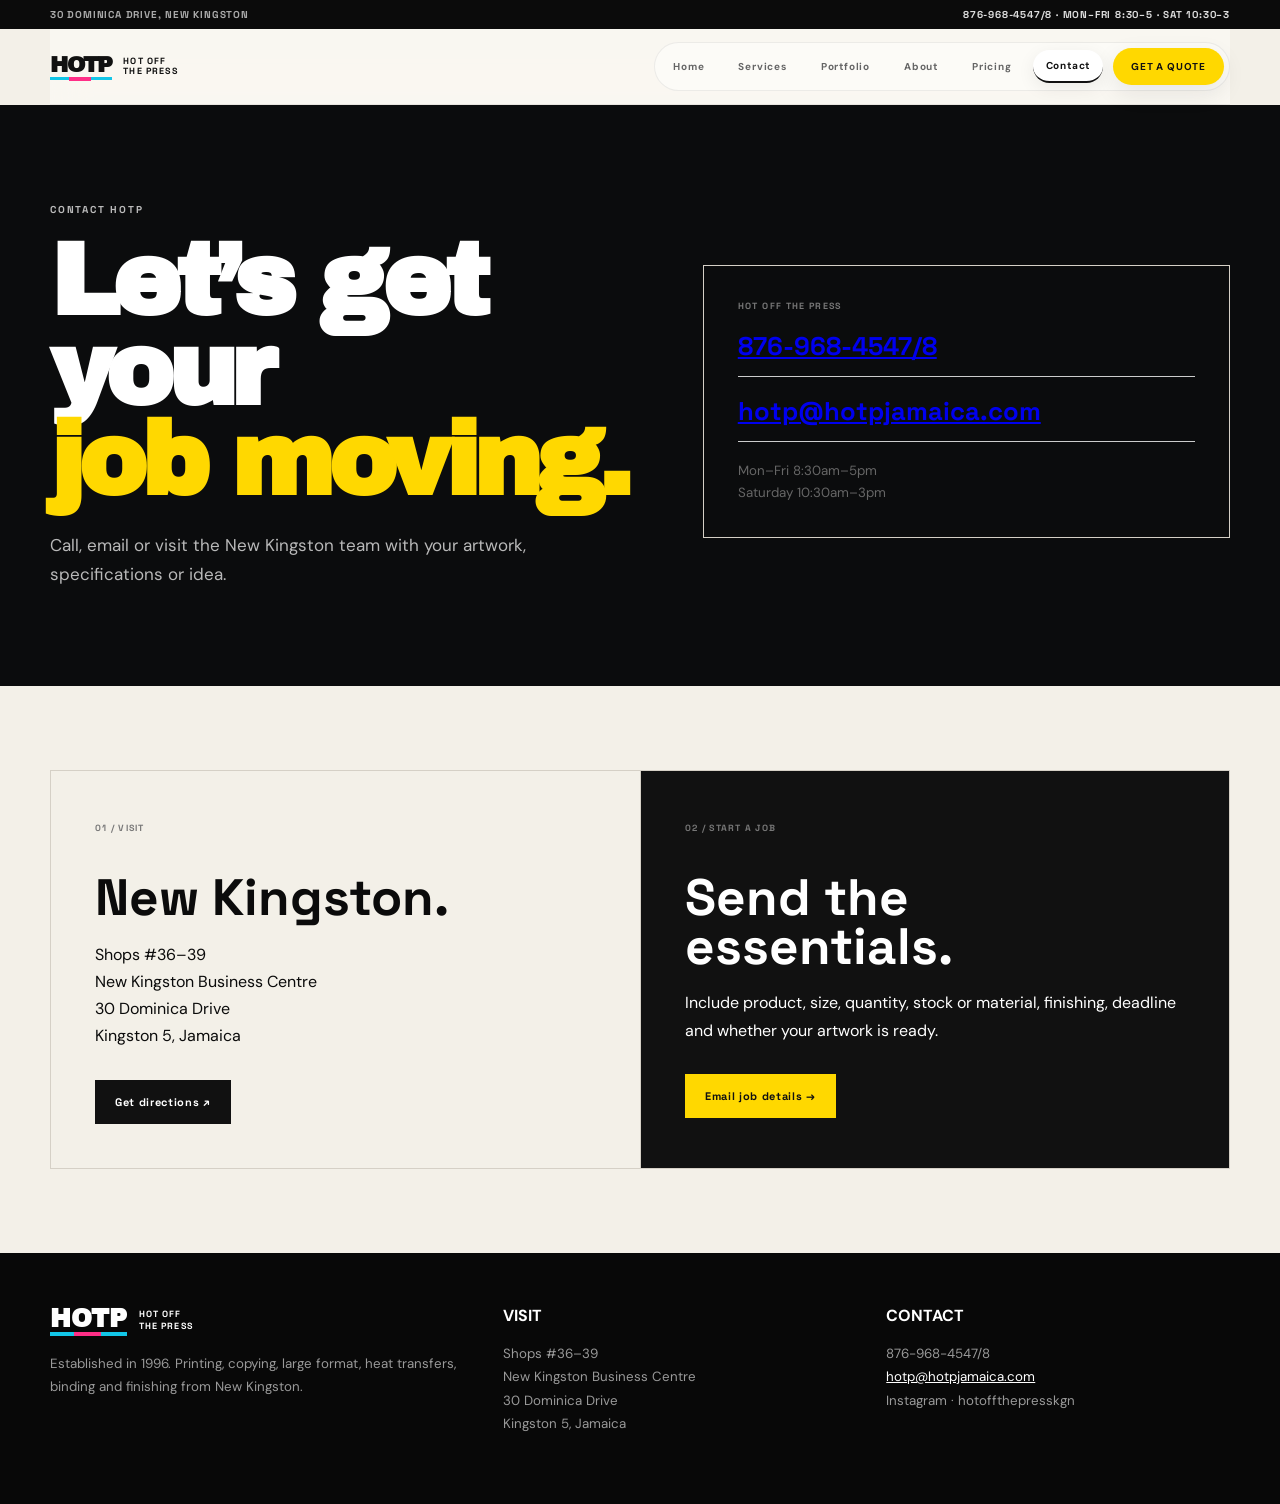
<file: contact.html>
<!doctype html><html lang="en"><head><meta charset="utf-8"><meta name="viewport" content="width=device-width,initial-scale=1"><title>Contact | HotOffThePress</title><meta name="description" content="Hot Off The Press Jamaica — printing and production in New Kingston."><link rel="preconnect" href="https://fonts.googleapis.com"><link rel="preconnect" href="https://fonts.gstatic.com" crossorigin><link href="https://fonts.googleapis.com/css2?family=Archivo+Black&family=DM+Sans:wght@400;500;600;700&family=Space+Grotesk:wght@500;600;700;800&display=swap" rel="stylesheet"><link rel="stylesheet" href="site.css?rev=23"></head><body><div class="utility"><span>30 DOMINICA DRIVE, NEW KINGSTON</span><span>876-968-4547/8 · MON–FRI 8:30–5 · SAT 10:30–3</span></div><nav class="nav shell"><a class="brand" href="index.html"><strong>HOTP</strong><span>HOT OFF<br>THE PRESS</span></a><button class="site-menu-toggle" type="button" aria-label="Toggle navigation" aria-expanded="false"><span></span><span></span></button><div class="links"><a href="index.html">Home</a><a href="services.html">Services</a><a href="portfolio.html">Portfolio</a><a href="about.html">About</a><a href="pricing.html">Pricing</a><a href="contact.html" aria-current="page">Contact</a><a class="cta" href="pricing.html#calculator">GET A QUOTE</a></div></nav><main><section class="page-hero contact-reset"><div class="shell page-hero-grid"><div><span class="eyebrow">CONTACT HOTP</span><h1>Let’s get your<br><em>job moving.</em></h1><p>Call, email or visit the New Kingston team with your artwork, specifications or idea.</p></div><div class="contact-simple-card"><span>HOT OFF THE PRESS</span><a href="tel:+18769684547">876-968-4547/8</a><a href="mailto:hotp@hotpjamaica.com">hotp@hotpjamaica.com</a><small>Mon–Fri 8:30am–5pm<br>Saturday 10:30am–3pm</small></div></div></section><section class="section"><div class="shell contact-simple-grid"><article><span>01 / VISIT</span><h2>New Kingston.</h2><p>Shops #36–39<br>New Kingston Business Centre<br>30 Dominica Drive<br>Kingston 5, Jamaica</p><a class="button black" href="https://www.google.com/maps/search/?api=1&query=30+Dominica+Drive+Kingston+Jamaica" target="_blank" rel="noopener">Get directions ↗</a></article><article><span>02 / START A JOB</span><h2>Send the essentials.</h2><p>Include product, size, quantity, stock or material, finishing, deadline and whether your artwork is ready.</p><a class="button" href="mailto:hotp@hotpjamaica.com?subject=Print%20Job%20Request">Email job details →</a></article></div></section></main><footer class="footer"><div class="shell footer-grid"><div><div class="brand" style="color:white"><strong style="color:white">HOTP</strong><span>HOT OFF<br>THE PRESS</span></div><p><small>Established in 1996. Printing, copying, large format, heat transfers, binding and finishing from New Kingston.</small></p></div><div><b>VISIT</b><p><small>Shops #36–39<br>New Kingston Business Centre<br>30 Dominica Drive<br>Kingston 5, Jamaica</small></p></div><div><b>CONTACT</b><p><small>876-968-4547/8<br><a href="mailto:hotp@hotpjamaica.com">hotp@hotpjamaica.com</a><br>Instagram · hotoffthepresskgn</small></p></div></div></footer><script src="site.js?rev=23"></script></body></html>
</file>
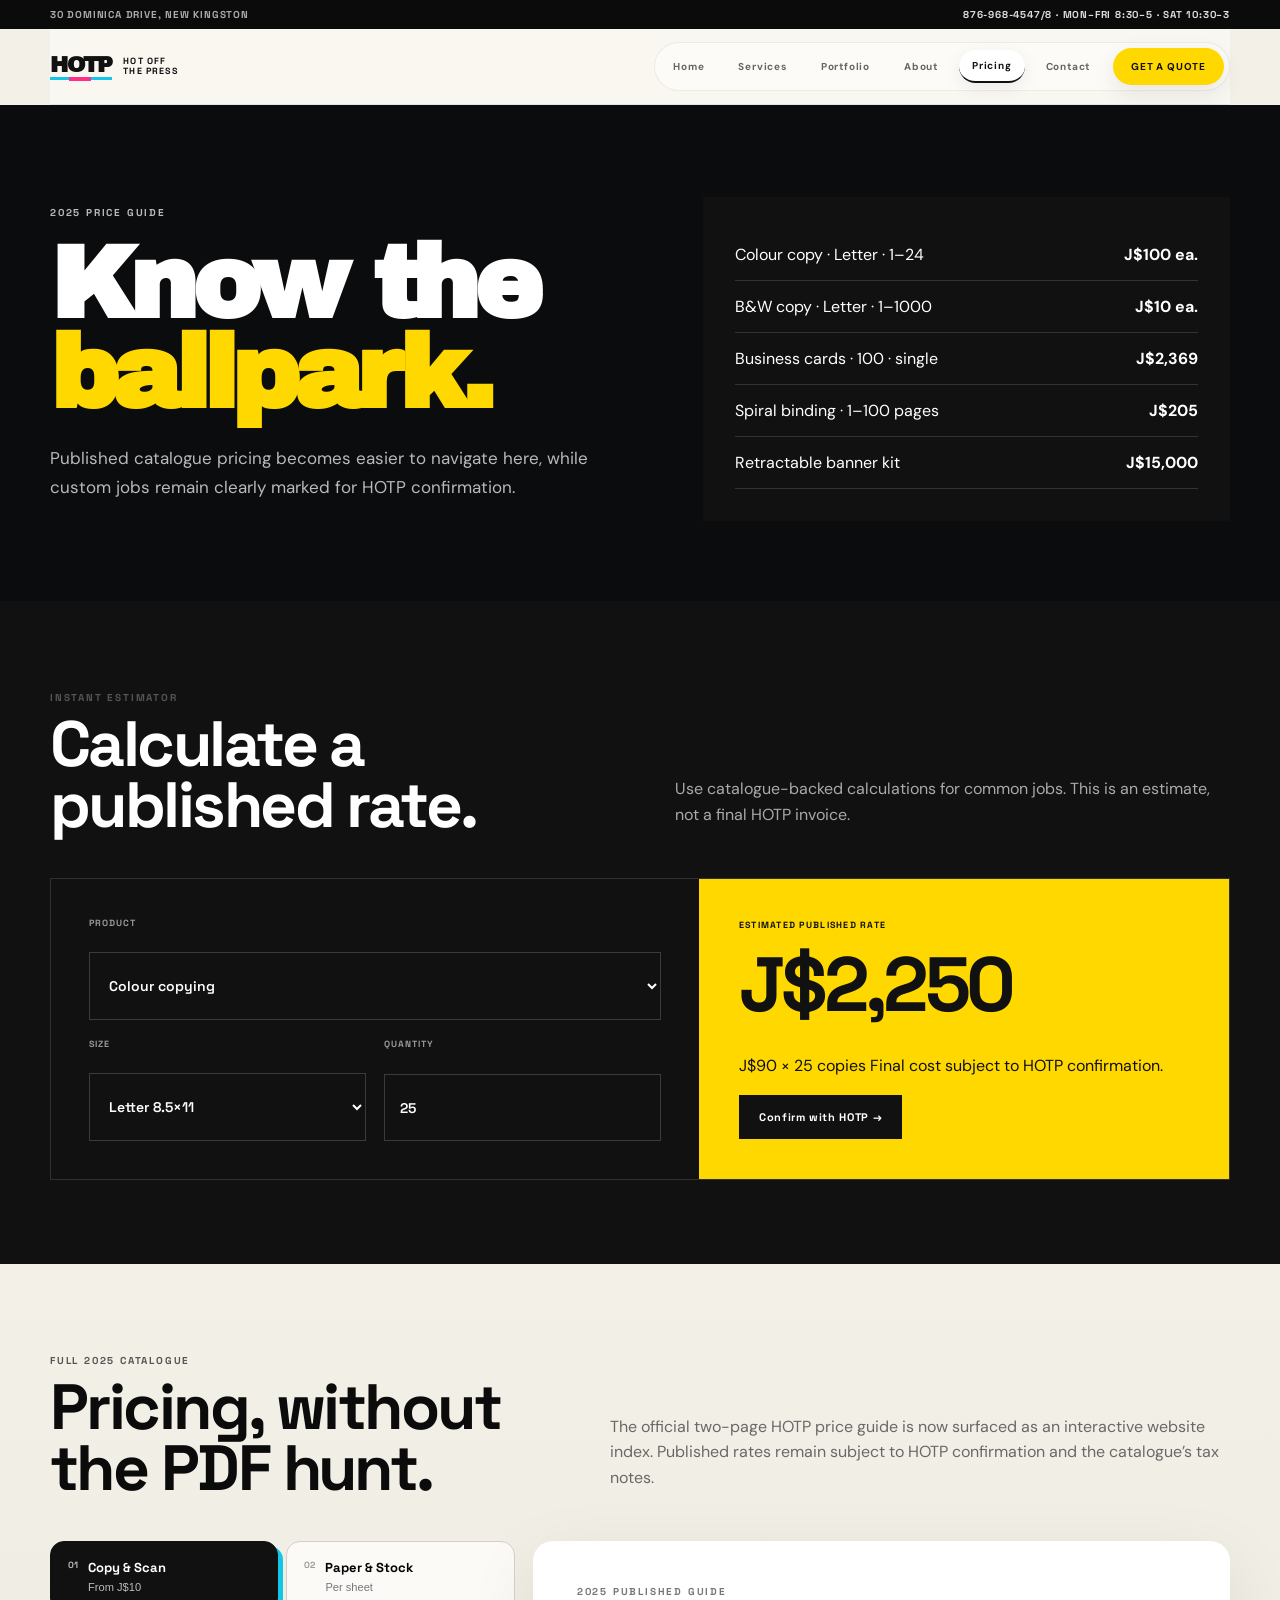
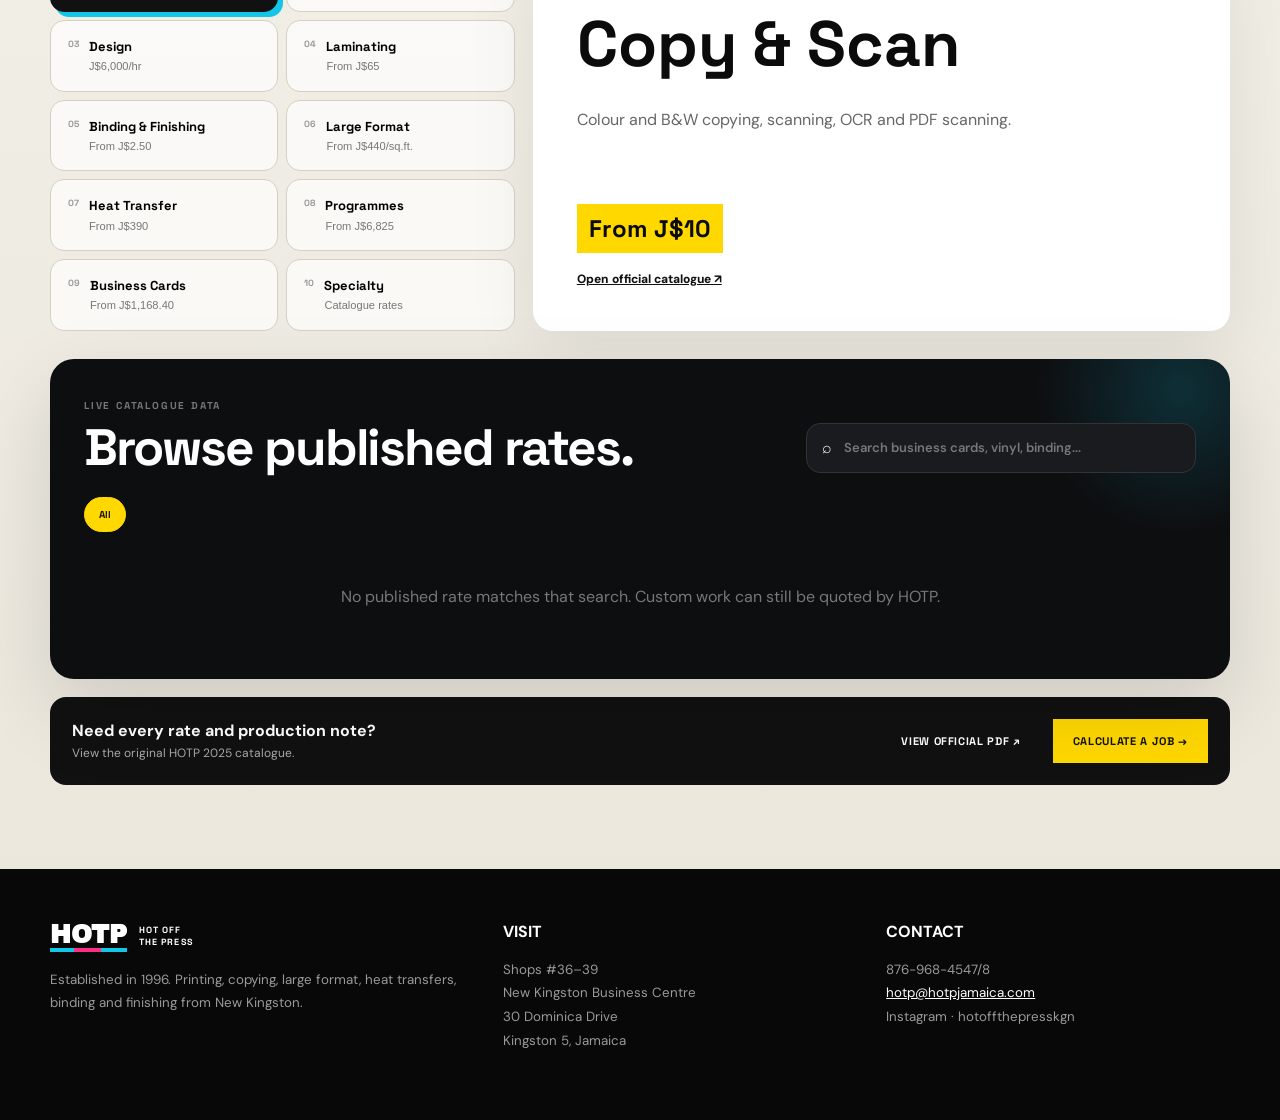
<file: pricing.html>
<!doctype html><html lang="en"><head><meta charset="utf-8"><meta name="viewport" content="width=device-width,initial-scale=1"><title>Pricing | HotOffThePress</title><meta name="description" content="Hot Off The Press Jamaica — printing and production in New Kingston."><link rel="preconnect" href="https://fonts.googleapis.com"><link rel="preconnect" href="https://fonts.gstatic.com" crossorigin><link href="https://fonts.googleapis.com/css2?family=Archivo+Black&family=DM+Sans:wght@400;500;600;700&family=Space+Grotesk:wght@500;600;700;800&display=swap" rel="stylesheet"><link rel="stylesheet" href="site.css?rev=23"></head><body><div class="utility"><span>30 DOMINICA DRIVE, NEW KINGSTON</span><span>876-968-4547/8 · MON–FRI 8:30–5 · SAT 10:30–3</span></div><nav class="nav shell"><a class="brand" href="index.html"><strong>HOTP</strong><span>HOT OFF<br>THE PRESS</span></a><button class="site-menu-toggle" type="button" aria-label="Toggle navigation" aria-expanded="false"><span></span><span></span></button><div class="links"><a href="index.html">Home</a><a href="services.html">Services</a><a href="portfolio.html">Portfolio</a><a href="about.html">About</a><a href="pricing.html" aria-current="page">Pricing</a><a href="contact.html">Contact</a><a class="cta" href="pricing.html#calculator">GET A QUOTE</a></div></nav><main><section class="page-hero"><div class="shell page-hero-grid"><div><span class="eyebrow">2025 PRICE GUIDE</span><h1>Know the<br><em>ballpark.</em></h1><p>Published catalogue pricing becomes easier to navigate here, while custom jobs remain clearly marked for HOTP confirmation.</p></div><div class="price-panel"><div class="price-row"><span>Colour copy · Letter · 1–24</span><b>J$100 ea.</b></div><div class="price-row"><span>B&W copy · Letter · 1–1000</span><b>J$10 ea.</b></div><div class="price-row"><span>Business cards · 100 · single</span><b>J$2,369</b></div><div class="price-row"><span>Spiral binding · 1–100 pages</span><b>J$205</b></div><div class="price-row"><span>Retractable banner kit</span><b>J$15,000</b></div></div></div></section><section class="section calculator-section" id="calculator"><div class="shell"><div class="section-head"><div><span class="eyebrow" style="color:#555">INSTANT ESTIMATOR</span><h2>Calculate a published rate.</h2></div><p>Use catalogue-backed calculations for common jobs. This is an estimate, not a final HOTP invoice.</p></div><div class="price-calculator"><div class="calculator-controls"><label>Product<select id="calc-product"><option value="copyColour">Colour copying</option><option value="copyBW">B&W copying</option><option value="businessCards">Business cards</option><option value="spiral">Spiral binding</option><option value="wire">Wire / coil binding</option><option value="largeFormat">Large-format printing</option><option value="laminating">Laminating pouch</option></select></label><div id="calc-fields"></div></div><div class="calculator-result"><small>ESTIMATED PUBLISHED RATE</small><strong id="calc-total">J$0</strong><p id="calc-note">Choose the job details to calculate.</p><a class="button black" href="mailto:hotp@hotpjamaica.com?subject=Print%20Estimate%20Confirmation">Confirm with HOTP →</a></div></div></div></section><section class="section price-browser" id="quote"><div class="shell"><div class="section-head"><div><span class="eyebrow" style="color:#555">FULL 2025 CATALOGUE</span><h2>Pricing, without the PDF hunt.</h2></div><p>The official two-page HOTP price guide is now surfaced as an interactive website index. Published rates remain subject to HOTP confirmation and the catalogue’s tax notes.</p></div><div class="price-explorer"><div class="price-category-menu"><button class="price-category active" type="button" data-price-category="0"><span>01</span><strong>Copy & Scan</strong><small>From J$10</small></button><button class="price-category" type="button" data-price-category="1"><span>02</span><strong>Paper & Stock</strong><small>Per sheet</small></button><button class="price-category" type="button" data-price-category="2"><span>03</span><strong>Design</strong><small>J$6,000/hr</small></button><button class="price-category" type="button" data-price-category="3"><span>04</span><strong>Laminating</strong><small>From J$65</small></button><button class="price-category" type="button" data-price-category="4"><span>05</span><strong>Binding & Finishing</strong><small>From J$2.50</small></button><button class="price-category" type="button" data-price-category="5"><span>06</span><strong>Large Format</strong><small>From J$440/sq.ft.</small></button><button class="price-category" type="button" data-price-category="6"><span>07</span><strong>Heat Transfer</strong><small>From J$390</small></button><button class="price-category" type="button" data-price-category="7"><span>08</span><strong>Programmes</strong><small>From J$6,825</small></button><button class="price-category" type="button" data-price-category="8"><span>09</span><strong>Business Cards</strong><small>From J$1,168.40</small></button><button class="price-category" type="button" data-price-category="9"><span>10</span><strong>Specialty</strong><small>Catalogue rates</small></button></div><div class="price-detail-wrap"><article class="price-detail active" data-price-panel="0"><span class="eyebrow" style="color:#777">2025 PUBLISHED GUIDE</span><h3>Copy & Scan</h3><p>Colour and B&W copying, scanning, OCR and PDF scanning.</p><strong>From J$10</strong><a href="https://hotpjamaica.com/wp-content/uploads/2025/10/Price_List_Brochure_tabloid_2025.pdf" target="_blank" rel="noopener">Open official catalogue ↗</a></article><article class="price-detail" data-price-panel="1"><span class="eyebrow" style="color:#777">2025 PUBLISHED GUIDE</span><h3>Paper & Stock</h3><p>Coloured, premium, linen, matte, glossy, vellum, transparencies and more.</p><strong>Per sheet</strong><a href="https://hotpjamaica.com/wp-content/uploads/2025/10/Price_List_Brochure_tabloid_2025.pdf" target="_blank" rel="noopener">Open official catalogue ↗</a></article><article class="price-detail" data-price-panel="2"><span class="eyebrow" style="color:#777">2025 PUBLISHED GUIDE</span><h3>Design</h3><p>Artwork and layout services.</p><strong>J$6,000/hr</strong><a href="https://hotpjamaica.com/wp-content/uploads/2025/10/Price_List_Brochure_tabloid_2025.pdf" target="_blank" rel="noopener">Open official catalogue ↗</a></article><article class="price-detail" data-price-panel="3"><span class="eyebrow" style="color:#777">2025 PUBLISHED GUIDE</span><h3>Laminating</h3><p>Pouches plus large-format heat and cold laminate.</p><strong>From J$65</strong><a href="https://hotpjamaica.com/wp-content/uploads/2025/10/Price_List_Brochure_tabloid_2025.pdf" target="_blank" rel="noopener">Open official catalogue ↗</a></article><article class="price-detail" data-price-panel="4"><span class="eyebrow" style="color:#777">2025 PUBLISHED GUIDE</span><h3>Binding & Finishing</h3><p>Spiral, wire/coil, hole punch, cutting, folding, scoring, perfing and assembly.</p><strong>From J$2.50</strong><a href="https://hotpjamaica.com/wp-content/uploads/2025/10/Price_List_Brochure_tabloid_2025.pdf" target="_blank" rel="noopener">Open official catalogue ↗</a></article><article class="price-detail" data-price-panel="5"><span class="eyebrow" style="color:#777">2025 PUBLISHED GUIDE</span><h3>Large Format</h3><p>Poster paper, vinyl, canvas, backlit, privacy screen, mounting and scanning.</p><strong>From J$440/sq.ft.</strong><a href="https://hotpjamaica.com/wp-content/uploads/2025/10/Price_List_Brochure_tabloid_2025.pdf" target="_blank" rel="noopener">Open official catalogue ↗</a></article><article class="price-detail" data-price-panel="6"><span class="eyebrow" style="color:#777">2025 PUBLISHED GUIDE</span><h3>Heat Transfer</h3><p>Shirts, transfers, opaque and large-format transfer.</p><strong>From J$390</strong><a href="https://hotpjamaica.com/wp-content/uploads/2025/10/Price_List_Brochure_tabloid_2025.pdf" target="_blank" rel="noopener">Open official catalogue ↗</a></article><article class="price-detail" data-price-panel="7"><span class="eyebrow" style="color:#777">2025 PUBLISHED GUIDE</span><h3>Programmes</h3><p>Colour or B&W covers/interiors, 4–20 pages and volume tiers.</p><strong>From J$6,825</strong><a href="https://hotpjamaica.com/wp-content/uploads/2025/10/Price_List_Brochure_tabloid_2025.pdf" target="_blank" rel="noopener">Open official catalogue ↗</a></article><article class="price-detail" data-price-panel="8"><span class="eyebrow" style="color:#777">2025 PUBLISHED GUIDE</span><h3>Business Cards</h3><p>Glossy card, single-side or back-and-front, 10–1,000 quantities.</p><strong>From J$1,168.40</strong><a href="https://hotpjamaica.com/wp-content/uploads/2025/10/Price_List_Brochure_tabloid_2025.pdf" target="_blank" rel="noopener">Open official catalogue ↗</a></article><article class="price-detail" data-price-panel="9"><span class="eyebrow" style="color:#777">2025 PUBLISHED GUIDE</span><h3>Specialty</h3><p>Receipt books, press kits, retractable banners, bookmarkers and prayer cards.</p><strong>Catalogue rates</strong><a href="https://hotpjamaica.com/wp-content/uploads/2025/10/Price_List_Brochure_tabloid_2025.pdf" target="_blank" rel="noopener">Open official catalogue ↗</a></article></div></div><div class="rate-browser">
  <div class="rate-browser-head"><div><span class="eyebrow" style="color:#777">LIVE CATALOGUE DATA</span><h3>Browse published rates.</h3></div><label class="rate-search"><span>⌕</span><input id="rate-search" type="search" placeholder="Search business cards, vinyl, binding..." autocomplete="off"></label></div>
  <div class="rate-chips" id="rate-chips"></div>
  <div class="rate-results" id="rate-results" aria-live="polite"><div class="rate-loading">Loading catalogue…</div></div>
</div><div class="catalogue-cta"><div><strong>Need every rate and production note?</strong><span>View the original HOTP 2025 catalogue.</span></div><a class="button black" href="https://hotpjamaica.com/wp-content/uploads/2025/10/Price_List_Brochure_tabloid_2025.pdf" target="_blank" rel="noopener">VIEW OFFICIAL PDF ↗</a><a class="button" href="#calculator">CALCULATE A JOB →</a></div></div></section></main><footer class="footer"><div class="shell footer-grid"><div><div class="brand" style="color:white"><strong style="color:white">HOTP</strong><span>HOT OFF<br>THE PRESS</span></div><p><small>Established in 1996. Printing, copying, large format, heat transfers, binding and finishing from New Kingston.</small></p></div><div><b>VISIT</b><p><small>Shops #36–39<br>New Kingston Business Centre<br>30 Dominica Drive<br>Kingston 5, Jamaica</small></p></div><div><b>CONTACT</b><p><small>876-968-4547/8<br><a href="mailto:hotp@hotpjamaica.com">hotp@hotpjamaica.com</a><br>Instagram · hotoffthepresskgn</small></p></div></div></footer><script src="site.js?rev=23"></script></body></html>
</file>
<file: site.css>
:root{--ink:#0b0b0b;--paper:#f3f0e8;--yellow:#ffd800;--pink:#ff2f87;--cyan:#12c6e8;--line:#d5d0c6}*{box-sizing:border-box}html{scroll-behavior:smooth}body{margin:0;background:var(--paper);color:var(--ink);font-family:"DM Sans",sans-serif}.shell{width:min(1180px,calc(100% - 40px));margin:auto}.utility{height:34px;background:#111;color:#ddd;display:flex;align-items:center;justify-content:space-between;padding:0 max(20px,calc((100vw - 1180px)/2));font:700 10px "Space Grotesk";letter-spacing:.08em}.nav{min-height:92px;display:flex;align-items:center;gap:32px}.brand{text-decoration:none;color:#111;display:flex;align-items:center;gap:12px}.brand strong{font:900 25px "Archivo Black";border-bottom:4px solid var(--cyan);position:relative}.brand strong:after{content:"";position:absolute;bottom:-4px;left:31%;width:35%;height:4px;background:var(--pink)}.brand span{font:800 9px "Space Grotesk";letter-spacing:.12em}.links{margin-left:auto;display:flex;gap:28px;align-items:center}.links a{text-decoration:none;color:#111;font-weight:700;font-size:13px}.links a[aria-current=page]{border-bottom:2px solid #111}.cta{background:var(--yellow);padding:16px 22px!important;box-shadow:5px 5px 0 var(--pink)}.page-hero{background:#0b0c0d;color:#fff;padding:92px 0 80px;overflow:hidden}.page-hero-grid{display:grid;grid-template-columns:1.05fr .95fr;gap:70px;align-items:center}.eyebrow{font:700 10px "Space Grotesk";letter-spacing:.18em;color:#bbb}.page-hero h1{font:900 clamp(54px,8vw,104px)/.88 "Archivo Black";letter-spacing:-.055em;margin:18px 0 25px}.page-hero h1 em{font-style:normal;color:var(--yellow)}.page-hero p{color:#b9b9b9;max-width:620px;font-size:17px;line-height:1.7}.hero-image{min-height:480px;position:relative}.hero-image img{width:100%;height:480px;object-fit:cover;display:block;transform:rotate(2deg);box-shadow:-18px 18px 0 var(--cyan),18px -18px 0 var(--pink)}.section{padding:84px 0}.section-head{display:flex;justify-content:space-between;gap:40px;align-items:end;margin-bottom:34px}.section-head h2{font:800 clamp(34px,5vw,64px)/.95 "Space Grotesk";letter-spacing:-.04em;margin:8px 0}.section-head p{max-width:470px;color:#686868;line-height:1.6}.grid{display:grid;grid-template-columns:repeat(3,1fr);gap:16px}.card{background:#fff;border:1px solid var(--line);padding:26px;min-height:210px}.card b{font:700 10px "Space Grotesk";letter-spacing:.1em;color:#777}.card h3{font:800 24px "Space Grotesk";margin:40px 0 10px}.card p{color:#666;line-height:1.55;font-size:14px}.photo-grid{display:grid;grid-template-columns:repeat(12,1fr);gap:14px}.photo{background:#ddd;overflow:hidden;min-height:300px}.photo img{width:100%;height:100%;object-fit:cover;display:block;transition:.45s}.photo:hover img{transform:scale(1.035)}.photo:nth-child(1){grid-column:span 7}.photo:nth-child(2){grid-column:span 5}.photo:nth-child(3){grid-column:span 4}.photo:nth-child(4){grid-column:span 8}.photo:nth-child(n+5){grid-column:span 4}.dark{background:#0c0d0e;color:#fff}.dark .section-head p{color:#aaa}.footer{background:#080808;color:#fff;padding:52px 0}.footer-grid{display:grid;grid-template-columns:1.2fr 1fr 1fr;gap:40px}.footer a{color:#fff}.footer small{color:#999;line-height:1.7}.button{display:inline-block;border:0;text-decoration:none;background:var(--yellow);color:#111;padding:15px 20px;font:800 11px "Space Grotesk";letter-spacing:.06em;cursor:pointer}.button.black{background:#111;color:#fff}.contact-grid{display:grid;grid-template-columns:repeat(2,1fr);gap:16px}.contact-card{background:#fff;border:1px solid var(--line);padding:28px}.contact-card span{font:700 10px "Space Grotesk";letter-spacing:.1em;color:#777}.contact-card strong{display:block;font:800 24px "Space Grotesk";margin-top:12px}.price-panel{background:#111;color:#fff;padding:32px}.price-row{display:flex;justify-content:space-between;gap:20px;padding:15px 0;border-bottom:1px solid #333}.service-list{columns:3;column-gap:40px}.service-list li{break-inside:avoid;margin:0 0 11px;color:#444}.quote-float{position:fixed;right:20px;bottom:20px;z-index:5}@media(max-width:760px){.utility{display:none}.nav{min-height:76px}.links{gap:12px;overflow:auto}.links a:not(.cta){display:none}.page-hero{padding:58px 0}.page-hero-grid{grid-template-columns:1fr;gap:40px}.hero-image,.hero-image img{min-height:300px;height:340px}.section{padding:60px 0}.section-head{display:block}.grid{grid-template-columns:1fr}.photo-grid{grid-template-columns:1fr}.photo,.photo:nth-child(n){grid-column:auto;min-height:260px}.footer-grid,.contact-grid{grid-template-columns:1fr}.service-list{columns:1}}
/* Portfolio interaction layer: editorial motion + tabbed app-like controls */
.portfolio-browser{position:relative;overflow:hidden}.portfolio-browser:before{content:"";position:absolute;width:420px;height:420px;border-radius:50%;background:radial-gradient(circle,rgba(18,198,232,.12),transparent 68%);right:-120px;top:40px;pointer-events:none}
.portfolio-console{position:sticky;top:0;z-index:4;background:rgba(243,240,232,.88);backdrop-filter:blur(16px);border:1px solid var(--line);padding:10px;margin-bottom:18px;box-shadow:0 14px 40px rgba(0,0,0,.05)}
.portfolio-menu{display:grid;grid-template-columns:repeat(4,1fr);gap:7px}.portfolio-tab{appearance:none;border:0;background:#fff;color:#111;padding:17px 18px;text-align:left;font:800 12px "Space Grotesk";cursor:pointer;transition:transform .25s,background .25s,color .25s,box-shadow .25s}.portfolio-tab span{font-size:9px;color:#888;margin-right:9px}.portfolio-tab:hover{transform:translateY(-2px);box-shadow:0 8px 20px rgba(0,0,0,.08)}.portfolio-tab.active{background:#111;color:#fff;box-shadow:5px 5px 0 var(--pink)}.portfolio-tab.active span{color:var(--yellow)}
.portfolio-status{display:flex;justify-content:space-between;padding:13px 8px 3px;font:700 9px "Space Grotesk";letter-spacing:.12em;color:#777}.portfolio-status strong{color:#111}
.portfolio-stage{display:grid;grid-template-columns:repeat(12,1fr);grid-auto-rows:190px;gap:12px;min-height:600px}.portfolio-tile{position:relative;overflow:hidden;background:#111;border:0;padding:0;cursor:zoom-in;grid-column:span 4;grid-row:span 2;isolation:isolate;animation:tileIn .55s cubic-bezier(.2,.75,.25,1) both;animation-delay:var(--delay)}.portfolio-tile:nth-child(1),.portfolio-tile:nth-child(8){grid-column:span 8}.portfolio-tile:nth-child(3),.portfolio-tile:nth-child(6){grid-row:span 3}.portfolio-tile img{width:100%;height:100%;object-fit:cover;display:block;transition:transform .7s cubic-bezier(.2,.75,.25,1),filter .4s}.portfolio-tile:after{content:"";position:absolute;inset:0;background:linear-gradient(180deg,transparent 55%,rgba(0,0,0,.75));opacity:0;transition:.35s}.portfolio-tile:hover img{transform:scale(1.055)}.portfolio-tile:hover:after{opacity:1}.portfolio-tile .tile-meta{position:absolute;z-index:2;left:16px;right:16px;bottom:14px;display:flex;justify-content:space-between;align-items:end;color:#fff;opacity:0;transform:translateY(8px);transition:.35s}.portfolio-tile:hover .tile-meta{opacity:1;transform:none}.tile-meta span{font:700 9px "Space Grotesk";letter-spacing:.12em}.tile-meta b{font-size:18px}
@keyframes tileIn{from{opacity:0;transform:translateY(18px) scale(.985)}to{opacity:1;transform:none}}
.portfolio-actions{display:flex;justify-content:center;align-items:center;gap:12px;margin-top:24px}.gallery-nav{border:1px solid #111;background:transparent;padding:12px 15px;font:800 10px "Space Grotesk";cursor:pointer}.gallery-nav:disabled{opacity:.25;cursor:default}.portfolio-pages{display:flex;gap:5px}.portfolio-pages button{width:34px;height:34px;border:0;background:#fff;font:700 10px "Space Grotesk";cursor:pointer}.portfolio-pages button.active{background:var(--yellow);box-shadow:3px 3px 0 var(--pink)}
.portfolio-lightbox{width:min(1120px,94vw);height:min(820px,90vh);border:0;padding:0;background:#0b0b0b;color:#fff;overflow:hidden}.portfolio-lightbox::backdrop{background:rgba(0,0,0,.88);backdrop-filter:blur(8px)}.portfolio-lightbox figure{margin:0;width:100%;height:100%;display:grid;place-items:center}.portfolio-lightbox img{max-width:100%;max-height:calc(100% - 52px);object-fit:contain;animation:lightboxIn .3s ease}.portfolio-lightbox figcaption{position:absolute;bottom:14px;font:700 10px "Space Grotesk";letter-spacing:.12em;color:#aaa}.lightbox-close,.lightbox-arrow{position:absolute;z-index:3;border:0;background:rgba(255,255,255,.92);color:#111;cursor:pointer}.lightbox-close{right:14px;top:14px;width:42px;height:42px;font-size:25px}.lightbox-arrow{top:50%;transform:translateY(-50%);width:46px;height:56px;font-size:18px}.lightbox-arrow.prev{left:14px}.lightbox-arrow.next{right:14px}@keyframes lightboxIn{from{opacity:0;transform:scale(.97)}to{opacity:1;transform:none}}
@media(max-width:760px){.portfolio-console{position:relative}.portfolio-menu{display:flex;overflow:auto}.portfolio-tab{min-width:145px}.portfolio-stage{grid-template-columns:1fr 1fr;grid-auto-rows:170px;min-height:0}.portfolio-tile,.portfolio-tile:nth-child(n){grid-column:span 1;grid-row:span 2}.portfolio-tile:nth-child(1){grid-column:span 2}.portfolio-actions{justify-content:space-between}.portfolio-pages{display:none}.lightbox-arrow{top:auto;bottom:12px}.portfolio-lightbox img{max-height:calc(100% - 90px)}}
@media(prefers-reduced-motion:reduce){.portfolio-tile{animation:none}.portfolio-tile img,.portfolio-tab{transition:none}}

.portfolio-console{border-radius:18px;padding:9px;background:rgba(255,255,255,.72);border-color:rgba(0,0,0,.08);box-shadow:0 18px 60px rgba(0,0,0,.08)}.portfolio-menu{gap:4px}.portfolio-tab{border-radius:12px;padding:18px}.portfolio-tab.active{background:linear-gradient(135deg,#111,#242424);box-shadow:0 8px 24px rgba(0,0,0,.18),4px 4px 0 var(--pink)}.portfolio-stage{gap:16px}.portfolio-tile{border-radius:16px;box-shadow:0 6px 22px rgba(0,0,0,.08)}.portfolio-tile:before{content:"";position:absolute;inset:0;z-index:2;border:1px solid rgba(255,255,255,.16);border-radius:inherit;pointer-events:none}.gallery-nav,.portfolio-pages button{border-radius:10px}.price-browser{background:linear-gradient(180deg,#f3f0e8,#ebe7dd)}.price-explorer{display:grid;grid-template-columns:.8fr 1.2fr;gap:18px}.price-category-menu{display:grid;grid-template-columns:1fr 1fr;gap:8px}.price-category{border:1px solid #d5d0c6;background:rgba(255,255,255,.7);padding:17px;text-align:left;border-radius:14px;cursor:pointer;transition:.25s;display:grid;grid-template-columns:auto 1fr;gap:4px 10px}.price-category span{grid-row:span 2;font:700 9px "Space Grotesk";color:#999}.price-category strong{font:800 13px "Space Grotesk"}.price-category small{color:#777}.price-category:hover{transform:translateY(-2px);background:#fff}.price-category.active{background:#111;color:#fff;border-color:#111;box-shadow:5px 5px 0 var(--cyan)}.price-category.active small,.price-category.active span{color:#bbb}.price-detail-wrap{position:relative;min-height:390px}.price-detail{display:none;background:#fff;border-radius:20px;padding:44px;height:100%;box-shadow:0 20px 70px rgba(0,0,0,.08);animation:priceIn .4s ease}.price-detail.active{display:flex;flex-direction:column;align-items:flex-start}.price-detail h3{font:800 clamp(34px,5vw,64px)/1 "Space Grotesk";margin:14px 0}.price-detail p{font-size:16px;line-height:1.7;color:#666;max-width:560px}.price-detail>strong{font:800 24px "Space Grotesk";margin-top:auto;background:var(--yellow);padding:9px 12px}.price-detail a{margin-top:18px;color:#111;font-weight:800;font-size:12px}.catalogue-cta{margin-top:18px;background:#111;color:#fff;padding:22px;border-radius:16px;display:flex;align-items:center;gap:12px}.catalogue-cta div{margin-right:auto;display:flex;flex-direction:column;gap:4px}.catalogue-cta span{color:#aaa;font-size:12px}@keyframes priceIn{from{opacity:0;transform:translateY(10px)}to{opacity:1;transform:none}}@media(max-width:760px){.price-explorer{grid-template-columns:1fr}.price-category-menu{display:flex;overflow:auto}.price-category{min-width:180px}.price-detail-wrap{min-height:340px}.price-detail{padding:28px}.catalogue-cta{align-items:stretch;flex-direction:column}.catalogue-cta div{margin:0}.portfolio-console{border-radius:14px}.portfolio-tile{border-radius:12px}}

/* Premium catalogue browser */
.rate-browser{margin-top:28px;background:#0d0e10;color:#fff;border-radius:24px;padding:34px;position:relative;overflow:hidden;box-shadow:0 30px 80px rgba(0,0,0,.13)}.rate-browser:after{content:"";position:absolute;width:300px;height:300px;border-radius:50%;right:-100px;top:-120px;background:radial-gradient(circle,rgba(18,198,232,.18),transparent 68%);pointer-events:none}.rate-browser-head{display:flex;justify-content:space-between;align-items:end;gap:30px;position:relative;z-index:1}.rate-browser-head h3{font:800 clamp(30px,4vw,52px)/1 "Space Grotesk";letter-spacing:-.04em;margin:8px 0 0}.rate-search{width:min(390px,100%);display:flex;align-items:center;gap:10px;background:#1a1b1e;border:1px solid #333;border-radius:14px;padding:0 15px}.rate-search input{width:100%;height:48px;border:0;outline:0;background:transparent;color:#fff;font:600 13px "DM Sans"}.rate-search input::placeholder{color:#777}.rate-chips{display:flex;gap:7px;overflow:auto;padding:24px 0 16px;scrollbar-width:none}.rate-chips::-webkit-scrollbar{display:none}.rate-chip{white-space:nowrap;border:1px solid #333;background:#17181a;color:#bbb;border-radius:999px;padding:10px 14px;font:700 10px "Space Grotesk";cursor:pointer;transition:.25s}.rate-chip:hover{border-color:#777;color:#fff}.rate-chip.active{background:var(--yellow);border-color:var(--yellow);color:#111}.rate-results{display:grid;grid-template-columns:repeat(3,1fr);gap:10px;position:relative;z-index:1}.rate-card{background:#161719;border:1px solid #292a2d;border-radius:16px;padding:18px;min-height:120px;display:flex;flex-direction:column;animation:rateIn .35s ease both}.rate-card small{font:700 9px "Space Grotesk";letter-spacing:.1em;color:#73767d}.rate-card strong{font:800 15px "Space Grotesk";margin:10px 0 16px}.rate-card b{margin-top:auto;font:800 18px "Space Grotesk";color:var(--yellow)}.rate-empty,.rate-loading{grid-column:1/-1;padding:38px;text-align:center;color:#777}.rate-more{grid-column:1/-1;border:1px dashed #35363a;border-radius:14px;padding:14px;text-align:center;color:#8d8f94;font-size:11px}@keyframes rateIn{from{opacity:0;transform:translateY(8px)}to{opacity:1;transform:none}}
@media(max-width:760px){.rate-browser{padding:22px;border-radius:18px}.rate-browser-head{display:block}.rate-search{margin-top:20px;width:100%}.rate-results{grid-template-columns:1fr 1fr}.rate-card{min-height:110px}.rate-card strong{font-size:13px}}@media(max-width:460px){.rate-results{grid-template-columns:1fr}}


/* Portfolio premium repair pass */
.portfolio-hero-collage{height:520px;position:relative}.hero-shot{position:absolute;overflow:hidden;background:#181818}.hero-shot img{width:100%;height:100%;object-fit:cover;display:block}.hero-shot-main{inset:20px 52px 35px 0;transform:rotate(1.5deg);box-shadow:-14px 14px 0 var(--cyan)}.hero-shot-small{width:38%;height:38%;right:0;bottom:0;border:7px solid #0b0c0d;box-shadow:10px -10px 0 var(--pink)}.hero-work-count{position:absolute;right:5px;top:0;z-index:2;background:var(--yellow);color:#111;padding:15px 17px;font:900 32px/1 "Space Grotesk";box-shadow:5px 5px 0 var(--pink)}.hero-work-count small{font-size:8px;line-height:1.15;letter-spacing:.12em;display:block;margin-top:5px}.portfolio-browser{background:linear-gradient(180deg,#f5f2eb 0,#ebe7de 100%)}.portfolio-console{top:12px;padding:8px 10px 10px;border-radius:20px;background:rgba(250,248,242,.9);border:1px solid rgba(0,0,0,.07);box-shadow:0 24px 70px rgba(0,0,0,.1);backdrop-filter:blur(22px) saturate(1.3)}.portfolio-menu{position:relative;grid-template-columns:auto repeat(4,1fr);align-items:center}.portfolio-menu-label{padding:0 15px;font:800 9px "Space Grotesk";letter-spacing:.16em;color:#999}.portfolio-tab{position:relative;z-index:1;background:transparent;border-radius:13px;padding:16px 17px}.portfolio-tab:hover{background:#fff;box-shadow:none}.portfolio-tab.active{background:#111;box-shadow:none}.portfolio-menu-indicator{display:none}.portfolio-status{padding:12px 9px 2px}.portfolio-stage{grid-template-columns:repeat(12,1fr);grid-auto-rows:150px;gap:14px;min-height:0;transition:opacity .18s,transform .18s}.portfolio-stage.is-changing{opacity:.35;transform:translateY(5px)}.portfolio-tile,.portfolio-tile:nth-child(n){grid-column:span 4;grid-row:span 2;border-radius:18px;background:#d9d5cc;box-shadow:0 10px 30px rgba(0,0,0,.08);outline:0}.portfolio-tile:nth-child(1){grid-column:span 7;grid-row:span 3}.portfolio-tile:nth-child(2){grid-column:span 5;grid-row:span 3}.portfolio-tile:nth-child(6){grid-column:span 8}.portfolio-tile:nth-child(7){grid-column:span 4}.portfolio-tile img{position:absolute;inset:0;width:100%;height:100%;object-fit:cover}.tile-shade{position:absolute;inset:0;z-index:1;background:linear-gradient(180deg,transparent 50%,rgba(0,0,0,.74));opacity:0;transition:.35s}.portfolio-tile:hover .tile-shade{opacity:1}.portfolio-tile:after{display:none}.portfolio-tile .tile-meta{z-index:3}.tile-meta b{font:800 9px "Space Grotesk";letter-spacing:.1em;background:#fff;color:#111;padding:8px 10px;border-radius:999px}.portfolio-actions{margin-top:30px}.gallery-nav{background:#111;color:#fff;border:0;border-radius:999px;padding:13px 18px}.portfolio-pages button{border-radius:999px;background:rgba(255,255,255,.8)}.portfolio-pages button.active{background:var(--yellow);box-shadow:none}.portfolio-lightbox{border-radius:22px;box-shadow:0 40px 120px rgba(0,0,0,.5)}.portfolio-lightbox img{border-radius:8px}
@media(max-width:760px){.portfolio-hero-collage{height:350px}.hero-shot-main{inset:10px 28px 25px 0}.hero-shot-small{width:43%;height:36%}.hero-work-count{font-size:24px}.portfolio-menu{display:flex;align-items:center}.portfolio-menu-label{display:none}.portfolio-stage{grid-template-columns:1fr 1fr;grid-auto-rows:135px;gap:9px}.portfolio-tile,.portfolio-tile:nth-child(n){grid-column:span 1;grid-row:span 2;border-radius:13px}.portfolio-tile:nth-child(1){grid-column:span 2;grid-row:span 2}.portfolio-tile .tile-meta{opacity:1;transform:none}.tile-meta span{display:none}.portfolio-actions{margin-top:20px}}


/* Portfolio horizontal gallery */
.portfolio-carousel-wrap{position:relative;margin-left:calc((100vw - min(1180px,calc(100vw - 40px)))/-2);margin-right:calc((100vw - min(1180px,calc(100vw - 40px)))/-2);overflow:hidden;padding:16px 0 20px}.portfolio-stage{display:flex!important;grid-template-columns:none!important;gap:18px;overflow-x:auto;overflow-y:hidden;min-height:0!important;padding:8px max(20px,calc((100vw - 1180px)/2));scroll-snap-type:x mandatory;scroll-padding-inline:max(20px,calc((100vw - 1180px)/2));scrollbar-width:none;overscroll-behavior-x:contain;cursor:grab}.portfolio-stage::-webkit-scrollbar{display:none}.portfolio-stage.dragging{cursor:grabbing;scroll-snap-type:none}.portfolio-slide{position:relative;flex:0 0 clamp(320px,48vw,650px);height:clamp(380px,52vw,650px);border:0;padding:0;overflow:hidden;border-radius:22px;background:#111;scroll-snap-align:center;cursor:grab;box-shadow:0 18px 50px rgba(0,0,0,.13);transform:scale(.93);opacity:.62;transition:transform .55s cubic-bezier(.2,.75,.25,1),opacity .45s,box-shadow .45s}.portfolio-slide.is-active{transform:scale(1);opacity:1;box-shadow:0 28px 80px rgba(0,0,0,.2)}.portfolio-slide img{position:absolute;inset:0;width:100%;height:100%;object-fit:cover;transition:transform .8s cubic-bezier(.2,.75,.25,1)}.portfolio-slide:hover img{transform:scale(1.035)}.portfolio-slide:after{content:"";position:absolute;inset:0;background:linear-gradient(180deg,rgba(0,0,0,.03) 45%,rgba(0,0,0,.82));z-index:1}.slide-number{position:absolute;z-index:3;left:20px;top:18px;background:rgba(255,255,255,.9);backdrop-filter:blur(10px);padding:8px 10px;border-radius:999px;font:800 9px "Space Grotesk";letter-spacing:.1em}.slide-overlay{position:absolute;z-index:3;left:22px;right:22px;bottom:20px;color:#fff;display:flex;justify-content:space-between;align-items:end}.slide-overlay small{font:700 9px "Space Grotesk";letter-spacing:.14em;color:#ccc}.slide-overlay strong{font:800 10px "Space Grotesk";letter-spacing:.08em;background:#fff;color:#111;padding:10px 13px;border-radius:999px;transform:translateY(8px);opacity:0;transition:.3s}.portfolio-slide.is-active .slide-overlay strong,.portfolio-slide:hover .slide-overlay strong{transform:none;opacity:1}.carousel-arrow{position:absolute;z-index:5;top:50%;transform:translateY(-50%);width:54px;height:54px;border:0;border-radius:50%;background:rgba(255,255,255,.9);backdrop-filter:blur(14px);font-size:18px;cursor:pointer;box-shadow:0 10px 35px rgba(0,0,0,.14);transition:.25s}.carousel-arrow:hover{background:#111;color:#fff;transform:translateY(-50%) scale(1.06)}.carousel-prev{left:max(12px,calc((100vw - 1240px)/2))}.carousel-next{right:max(12px,calc((100vw - 1240px)/2))}.carousel-progress{display:grid;grid-template-columns:auto minmax(100px,1fr) auto auto;align-items:center;gap:12px;margin-top:4px;font:800 9px "Space Grotesk";letter-spacing:.12em}.carousel-line{height:2px;background:#d0cbc0;overflow:hidden}.carousel-line i{display:block;width:100%;height:100%;background:#111;transform-origin:left;transform:scaleX(.1);transition:transform .35s}.carousel-hint{margin-left:16px;color:#888}.portfolio-actions{display:none!important}
@media(max-width:760px){.portfolio-carousel-wrap{margin-left:-20px;margin-right:-20px}.portfolio-stage{padding:6px 20px;gap:12px;scroll-padding-inline:20px}.portfolio-slide{flex-basis:82vw;height:105vw;max-height:540px;border-radius:17px;transform:scale(.96)}.carousel-arrow{display:none}.carousel-progress{grid-template-columns:auto 1fr auto}.carousel-hint{display:none}.slide-overlay strong{opacity:1;transform:none}.portfolio-console{margin-bottom:8px}}
@media(prefers-reduced-motion:reduce){.portfolio-slide,.portfolio-slide img,.carousel-line i{transition:none}}


/* Portfolio finishing pass */
.page-hero:has(.portfolio-hero-collage){position:relative}.page-hero:has(.portfolio-hero-collage):after{content:"";position:absolute;inset:auto -8vw -34% auto;width:46vw;height:46vw;border:1px solid rgba(255,255,255,.055);border-radius:50%;pointer-events:none}.portfolio-hero-collage{isolation:isolate}.hero-shot-main{transition:transform .65s cubic-bezier(.2,.75,.25,1),box-shadow .65s}.hero-shot-small{transition:transform .65s cubic-bezier(.2,.75,.25,1)}.portfolio-hero-collage:hover .hero-shot-main{transform:rotate(.6deg) translateY(-4px);box-shadow:-18px 18px 0 var(--cyan)}.portfolio-hero-collage:hover .hero-shot-small{transform:translate(4px,-5px)}.hero-work-count{transition:transform .35s}.portfolio-hero-collage:hover .hero-work-count{transform:translateY(-4px)}.portfolio-browser .section-head{margin-bottom:28px}.portfolio-console{transition:box-shadow .3s,border-color .3s}.portfolio-console:hover{border-color:rgba(0,0,0,.12);box-shadow:0 28px 80px rgba(0,0,0,.11)}.portfolio-tab{letter-spacing:-.01em}.portfolio-tab:focus-visible,.portfolio-slide:focus-visible,.carousel-arrow:focus-visible{outline:3px solid var(--cyan);outline-offset:3px}.portfolio-tab.active:after{content:"";position:absolute;left:17px;right:17px;bottom:8px;height:2px;background:linear-gradient(90deg,var(--yellow),var(--pink));border-radius:4px}.portfolio-status{border-top:1px solid rgba(0,0,0,.055);margin-top:7px}.portfolio-carousel-wrap:before,.portfolio-carousel-wrap:after{content:"";position:absolute;z-index:4;top:0;bottom:0;width:min(8vw,110px);pointer-events:none}.portfolio-carousel-wrap:before{left:0;background:linear-gradient(90deg,#eeeae1,transparent)}.portfolio-carousel-wrap:after{right:0;background:linear-gradient(-90deg,#eeeae1,transparent)}.portfolio-slide:before{content:"";position:absolute;inset:0;z-index:2;border:1px solid rgba(255,255,255,.16);border-radius:inherit;pointer-events:none}.portfolio-slide.is-active .slide-number{background:var(--yellow)}.slide-number{transition:background .35s,transform .35s}.portfolio-slide.is-active .slide-number{transform:translateY(-2px)}.carousel-arrow{font-family:"Space Grotesk";font-weight:800}.carousel-progress{padding-top:7px}.carousel-hint{display:flex;align-items:center;gap:8px}.carousel-hint i{display:inline-block;width:22px;height:1px;background:#888;position:relative;animation:hintSlide 1.8s ease-in-out infinite}.carousel-hint i:after{content:"";position:absolute;right:0;top:-2px;width:5px;height:5px;border-top:1px solid #888;border-right:1px solid #888;transform:rotate(45deg)}@keyframes hintSlide{50%{transform:translateX(5px)}}.portfolio-lightbox{background:#08090a}.lightbox-top{position:absolute;z-index:4;left:0;right:0;top:0;height:68px;display:flex;align-items:center;justify-content:space-between;padding:0 14px 0 22px;background:linear-gradient(180deg,rgba(0,0,0,.7),transparent);pointer-events:none}.lightbox-top span{font:700 9px "Space Grotesk";letter-spacing:.16em;color:#aaa}.lightbox-top .lightbox-close{position:static;pointer-events:auto;border-radius:50%;background:rgba(255,255,255,.94)}.lightbox-arrow{border-radius:50%;width:48px;height:48px;background:rgba(255,255,255,.9);backdrop-filter:blur(12px);transition:transform .2s,background .2s}.lightbox-arrow:hover{background:var(--yellow)}.lightbox-arrow.prev:hover{transform:translateY(-50%) translateX(-2px)}.lightbox-arrow.next:hover{transform:translateY(-50%) translateX(2px)}.portfolio-lightbox figcaption{bottom:18px;background:rgba(0,0,0,.58);backdrop-filter:blur(10px);padding:8px 12px;border-radius:999px}
@media(max-width:760px){.page-hero:has(.portfolio-hero-collage):after{display:none}.portfolio-carousel-wrap:before,.portfolio-carousel-wrap:after{width:20px}.portfolio-console:hover{box-shadow:0 18px 60px rgba(0,0,0,.08)}.portfolio-tab.active:after{left:14px;right:14px}.lightbox-top{height:58px}.lightbox-arrow{width:44px;height:44px}.portfolio-lightbox figcaption{bottom:18px;max-width:55%;text-align:center}.hero-shot-main,.hero-shot-small{transition:none}}
@media(prefers-reduced-motion:reduce){.carousel-hint i{animation:none}.hero-shot-main,.hero-shot-small,.hero-work-count{transition:none}}


/* Portfolio card sheen */
.portfolio-slide{isolation:isolate}.portfolio-slide .slide-sheen{display:none}.portfolio-slide:before{z-index:3}.portfolio-slide:after{z-index:1}.portfolio-slide img{z-index:0}.portfolio-slide .slide-overlay,.portfolio-slide .slide-number{z-index:5}.portfolio-slide::marker{display:none}.portfolio-slide.is-active{--sheen-opacity:.8}.portfolio-slide.is-active .slide-overlay{z-index:5}
.portfolio-slide.is-active:before{border-color:rgba(255,255,255,.24)}
.portfolio-slide .slide-number:after{content:"";position:absolute;inset:-220% -500%;background:linear-gradient(110deg,transparent 44%,rgba(255,255,255,.08) 47%,rgba(255,255,255,.9) 50%,rgba(255,255,255,.1) 53%,transparent 56%);transform:translateX(-35%);animation:miniSheen 4.8s ease-in-out infinite;pointer-events:none}
.slide-number{overflow:hidden}
.portfolio-slide.is-active .slide-overlay:before{content:"";position:absolute;z-index:-1;width:65%;height:300%;left:-80%;bottom:-90%;background:linear-gradient(105deg,transparent 30%,rgba(255,255,255,.04) 42%,rgba(255,255,255,.28) 49%,rgba(255,216,0,.13) 52%,rgba(18,198,232,.1) 55%,transparent 65%);transform:skewX(-14deg);animation:cardSheen 5.2s cubic-bezier(.4,0,.2,1) infinite;pointer-events:none}
@keyframes cardSheen{0%,62%{left:-90%;opacity:0}68%{opacity:1}88%{left:130%;opacity:.85}100%{left:130%;opacity:0}}@keyframes miniSheen{0%,65%{transform:translateX(-35%)}90%,100%{transform:translateX(35%)}}
@media(prefers-reduced-motion:reduce){.portfolio-slide.is-active .slide-overlay:before,.portfolio-slide .slide-number:after{animation:none;display:none}}


/* Continuous gallery motion: autoplay glides freely; manual drag still feels tactile */
.portfolio-stage{scroll-snap-type:none}.portfolio-stage.dragging{scroll-snap-type:none}.portfolio-slide{scroll-snap-align:none}

/* About page depth rev 12 */
.story-split{display:grid;grid-template-columns:1fr .82fr;gap:70px;align-items:start}.story-copy p{font-size:19px;line-height:1.75;color:#555;margin:0 0 24px}.story-callout{background:#111;color:#fff;padding:42px;box-shadow:14px 14px 0 #ffd800}.story-callout>span{font:700 10px "Space Grotesk",sans-serif;letter-spacing:.14em;color:#aaa}.story-callout strong{display:block;font:800 clamp(42px,5vw,72px)/.88 "Space Grotesk",sans-serif;letter-spacing:-.055em;margin:28px 0}.story-callout p{color:#aaa;line-height:1.65}.equipment-section{background:#e8f8fb}.equipment-grid{display:grid;grid-template-columns:repeat(4,1fr);border:1px solid #b8dadd}.equipment-card{padding:30px;border-right:1px solid #b8dadd}.equipment-card:last-child{border-right:0}.equipment-card b{font:800 clamp(42px,5vw,66px) "Space Grotesk",sans-serif;letter-spacing:-.06em}.equipment-card h3{font:700 20px "Space Grotesk",sans-serif;margin:18px 0 8px}.equipment-card p{color:#587074;line-height:1.55}.equipment-note{margin-top:28px;background:#111;color:#fff;padding:30px;display:grid;grid-template-columns:.4fr 1fr;gap:40px}.equipment-note strong{font:700 24px "Space Grotesk",sans-serif}.equipment-note p{margin:0;color:#aaa;line-height:1.65}@media(max-width:800px){.story-split,.equipment-note{grid-template-columns:1fr}.equipment-grid{grid-template-columns:1fr 1fr}.equipment-card:nth-child(2){border-right:0}.equipment-card{border-bottom:1px solid #b8dadd}}@media(max-width:520px){.equipment-grid{grid-template-columns:1fr}.equipment-card{border-right:0}}

/* Gallery + contact refinement rev 15 */
.service-gallery-shell,.about-gallery-shell{width:100vw;margin-left:calc(50% - 50vw);overflow:hidden;padding:10px 0 18px}
.service-gallery-track,.about-gallery-track{display:flex;gap:18px;overflow-x:auto;padding:0 max(24px,calc((100vw - 1220px)/2));scroll-snap-type:x proximity;scrollbar-width:none;cursor:grab}
.service-gallery-track::-webkit-scrollbar,.about-gallery-track::-webkit-scrollbar{display:none}
.service-gallery-card,.about-gallery-card{flex:0 0 clamp(320px,42vw,610px);height:clamp(360px,46vw,590px);margin:0;border-radius:22px;overflow:hidden;background:#111;scroll-snap-align:center;box-shadow:0 18px 50px rgba(0,0,0,.11);position:relative}
.service-gallery-card:after,.about-gallery-card:after{content:"";position:absolute;inset:0;background:linear-gradient(180deg,transparent 58%,rgba(0,0,0,.18));pointer-events:none}
.service-gallery-card img,.about-gallery-card img{width:100%;height:100%;object-fit:cover;display:block;transition:transform .7s cubic-bezier(.2,.8,.2,1)}
.service-gallery-card:hover img,.about-gallery-card:hover img{transform:scale(1.035)}

.premium-contact-hero{background:#0a0a0a;color:#fff;padding:82px 0 0}.contact-hero-grid{display:grid;grid-template-columns:.9fr 1.1fr;align-items:stretch;min-height:620px}.premium-contact-hero h1{font:800 clamp(64px,7vw,108px)/.88 "Space Grotesk",sans-serif;letter-spacing:-.065em;margin:0}.premium-contact-hero h1 em{font-style:normal;color:var(--yellow)}.premium-contact-hero p{max-width:570px;color:#bbb;font-size:18px;line-height:1.65;margin:28px 0}.contact-hero-photo{min-height:620px;overflow:hidden}.contact-hero-photo img{width:100%;height:100%;object-fit:cover;object-position:center 40%;display:block}.contact-hero-actions{display:flex;gap:12px;flex-wrap:wrap}.contact-command{background:#111;padding-top:0}.contact-command-grid{display:grid;grid-template-columns:repeat(3,1fr)}.contact-command-card{padding:34px;min-height:210px;display:flex;flex-direction:column;justify-content:space-between;color:#111;transition:transform .3s}.contact-command-card:hover{transform:translateY(-8px)}.contact-command-card.cyan{background:var(--cyan)}.contact-command-card.yellow{background:var(--yellow)}.contact-command-card.magenta{background:var(--pink);color:#fff}.contact-command-card span,.contact-hours-panel>span{font:700 9px "Space Grotesk",sans-serif;letter-spacing:.15em}.contact-command-card strong{font:700 clamp(20px,2vw,30px) "Space Grotesk",sans-serif}.contact-command-card small{font-size:12px;line-height:1.5;max-width:28ch}.contact-visit{background:#eef8f8}.contact-visit-grid{display:grid;grid-template-columns:1.1fr .9fr;gap:18px}.contact-address-panel,.contact-hours-panel{padding:54px;background:#f7f4ec}.contact-address-panel h2{font:800 clamp(52px,6vw,82px)/.9 "Space Grotesk",sans-serif;letter-spacing:-.055em;margin:0 0 30px}.contact-address-panel p{font:600 22px/1.55 "Space Grotesk",sans-serif}.contact-hours-panel{background:#111;color:#fff}.contact-hours-panel>div{padding:22px 0;border-top:1px solid #333}.contact-hours-panel small{display:block;color:#777;font:700 9px "Space Grotesk",sans-serif;letter-spacing:.12em;margin-bottom:7px}.contact-hours-panel strong{font:700 26px "Space Grotesk",sans-serif}.contact-hours-panel p{color:#aaa;line-height:1.65;margin-top:26px}.contact-ready{background:#111;color:#fff}.contact-ready-grid{display:grid;grid-template-columns:1.1fr .9fr;gap:70px;align-items:end}.contact-ready h2{font:800 clamp(52px,6vw,82px)/.9 "Space Grotesk",sans-serif;letter-spacing:-.055em;margin:0}.contact-ready p{color:#aaa;font-size:17px;line-height:1.65;margin:0 0 26px}
@media(max-width:800px){.contact-hero-grid,.contact-visit-grid,.contact-ready-grid{grid-template-columns:1fr}.contact-hero-photo{min-height:420px}.contact-command-grid{grid-template-columns:1fr}.service-gallery-card,.about-gallery-card{flex-basis:82vw;height:105vw;max-height:560px}}

/* Corporate refinement rev 16 */
.nav{min-height:78px}.links{align-items:center}.links a{font-size:10px;letter-spacing:.08em}.links a[aria-current=page]{color:#111}.links a[aria-current=page]:after{content:"";display:block;height:2px;background:var(--pink);margin-top:6px}.site-menu-toggle{display:none}
.service-tools{margin-top:46px;background:#111;color:#fff;padding:42px;border-radius:18px}.service-tool-head{display:grid;grid-template-columns:1fr .8fr;gap:50px}.service-tool-head h3{font:700 clamp(34px,4vw,56px)/.95 "Space Grotesk";margin:0}.service-tool-head p{color:#aaa;line-height:1.65}.service-selector{display:flex;gap:8px;flex-wrap:wrap;margin:36px 0 18px}.service-choice{border:1px solid #444;background:transparent;color:#aaa;padding:14px 18px;border-radius:999px;font:700 10px "Space Grotesk";cursor:pointer}.service-choice.active{background:var(--yellow);border-color:var(--yellow);color:#111}.service-tool-result{background:#f3f0e8;color:#111;padding:34px;border-radius:14px}.service-tool-result small{font:700 9px "Space Grotesk";letter-spacing:.14em;color:#777}.service-tool-result>strong{display:block;font:700 32px "Space Grotesk";margin:8px 0}.service-tool-result p{max-width:650px;color:#666}.service-tool-result>div{display:flex;gap:8px;flex-wrap:wrap}
.about-founder-image img{object-position:center top}.about-anchor{margin-top:48px;display:grid;grid-template-columns:.8fr 1.2fr;background:#111;color:#fff}.about-anchor-image{min-height:520px}.about-anchor-image img{width:100%;height:100%;object-fit:cover;object-position:center top}.about-anchor-copy{padding:52px;display:flex;flex-direction:column;justify-content:center}.about-anchor-copy span{font:700 9px "Space Grotesk";letter-spacing:.15em;color:#888}.about-anchor-copy strong{font:700 clamp(38px,4vw,58px)/.95 "Space Grotesk";margin:16px 0}.about-anchor-copy p{color:#aaa;line-height:1.7}
.contact-simple-card{align-self:center;background:#f3f0e8;color:#111;padding:38px;border-radius:16px;display:grid;gap:18px}.contact-simple-card>span{font:700 9px "Space Grotesk";letter-spacing:.15em;color:#777}.contact-simple-card>a{font:700 clamp(18px,2vw,28px) "Space Grotesk";border-bottom:1px solid #ccc;padding-bottom:14px}.contact-simple-card small{line-height:1.6;color:#666}.contact-simple-grid{display:grid;grid-template-columns:1fr 1fr;gap:18px}.contact-simple-grid article{padding:48px;background:#f3f0e8}.contact-simple-grid article:nth-child(2){background:#111;color:#fff}.contact-simple-grid span{font:700 9px "Space Grotesk";letter-spacing:.14em;color:#777}.contact-simple-grid h2{font:700 clamp(38px,4vw,58px)/.95 "Space Grotesk";margin:50px 0 20px}.contact-simple-grid p{line-height:1.7;margin-bottom:30px}
.calculator-section{background:#111;color:#fff}.calculator-section .section-head p{color:#aaa}.price-calculator{display:grid;grid-template-columns:1.1fr .9fr;background:#181818;border:1px solid #333}.calculator-controls{padding:40px;display:grid;grid-template-columns:1fr 1fr;gap:18px}.calculator-controls>label{grid-column:1/-1}.calculator-controls label{display:grid;gap:8px;font:700 9px "Space Grotesk";letter-spacing:.12em;color:#999;text-transform:uppercase}.calculator-controls select,.calculator-controls input{width:100%;background:#0d0d0d;color:#fff;border:1px solid #444;padding:15px;font:600 14px "Space Grotesk"}.calculator-controls #calc-fields{grid-column:1/-1;display:grid;grid-template-columns:repeat(2,1fr);gap:18px}.calculator-result{background:var(--yellow);color:#111;padding:44px;display:flex;flex-direction:column;justify-content:center}.calculator-result small{font:700 9px "Space Grotesk";letter-spacing:.14em}.calculator-result>strong{font:800 clamp(48px,6vw,86px)/1 "Space Grotesk";letter-spacing:-.06em;margin:15px 0}.calculator-result p{line-height:1.6}
@media(max-width:900px){.site-menu-toggle{display:block;margin-left:auto;border:0;background:none;width:42px}.site-menu-toggle span{display:block;height:2px;background:#111;margin:7px}.nav .links{display:none;position:absolute;z-index:50;top:100%;left:0;right:0;background:#fff;padding:20px;box-shadow:0 20px 40px rgba(0,0,0,.12);flex-direction:column;align-items:stretch}.nav.menu-open .links{display:flex}.service-tool-head,.about-anchor,.contact-simple-grid,.price-calculator{grid-template-columns:1fr}.calculator-controls #calc-fields{grid-template-columns:1fr}}

/* Navigation + minimal corporate refinement rev 17 */
.nav{height:78px;min-height:78px;display:flex;align-items:center;gap:28px}.nav .brand{flex:none}.nav .links{margin-left:auto;gap:24px}.nav .links>a:not(.cta){position:relative;padding:29px 0 25px;color:#5d5d5d;transition:color .2s ease}.nav .links>a:not(.cta):hover,.nav .links>a[aria-current=page]{color:#0b0b0b}.nav .links>a[aria-current=page]:after{position:absolute;left:0;right:0;bottom:18px;margin:0;height:1px;background:#0b0b0b}.nav .cta{margin-left:8px;border-radius:0;padding:13px 18px}
.service-tools{border-radius:0;padding:0;background:transparent;color:#111;border-top:1px solid #d5d0c6}.service-tool-head{padding:44px 0 34px;grid-template-columns:1.15fr .85fr;border-bottom:1px solid #d5d0c6}.service-tool-head h3{font-size:clamp(32px,3.6vw,52px);letter-spacing:-.045em}.service-tool-head p{color:#666;max-width:560px}.service-selector{margin:0;padding:18px 0;border-bottom:1px solid #d5d0c6;gap:6px}.service-choice{border:0;border-radius:0;background:transparent;color:#777;padding:12px 16px}.service-choice.active{background:#111;color:#fff}.service-tool-result{border-radius:0;background:#fff;padding:38px 0;border-bottom:1px solid #d5d0c6}.service-tool-result>strong{font-size:clamp(28px,3vw,42px);letter-spacing:-.035em}.service-tool-result p{max-width:720px}
.contact-simple-card{border-radius:0;background:transparent;border:1px solid #d5d0c6;padding:34px}.contact-simple-grid{gap:0;border:1px solid #d5d0c6}.contact-simple-grid article{background:transparent;padding:44px}.contact-simple-grid article+article{border-left:1px solid #d5d0c6}.contact-simple-grid article:nth-child(2){background:#111}.contact-simple-grid h2{margin:38px 0 18px}
.price-calculator{border:1px solid #303030;background:#111}.calculator-controls{padding:38px}.calculator-result{padding:40px}.calculator-controls select,.calculator-controls input{border-radius:0;background:#111;border-color:#3b3b3b}.calculator-result .button{align-self:flex-start}
.about-anchor{margin-top:54px;background:#111}.about-anchor-copy{padding:48px}.about-anchor-copy strong{font-size:clamp(34px,3.6vw,52px)}
@media(max-width:900px){.nav{height:68px;min-height:68px}.nav .links{gap:0}.nav .links>a:not(.cta){padding:14px 0}.nav .links>a[aria-current=page]:after{bottom:8px}.contact-simple-grid article+article{border-left:0;border-top:1px solid #d5d0c6}.service-tool-head{grid-template-columns:1fr}}

/* Final multipage presentation polish rev 21 */
::selection{background:var(--yellow);color:#0a0a0a}
.utility{height:29px;background:#0b0b0b;color:#aaa;border:0}
.utility span:last-child{color:#ddd}
.nav{position:sticky;top:0;z-index:80;height:76px!important;min-height:76px!important;padding-top:0;padding-bottom:0;background:rgba(250,248,242,.92);backdrop-filter:blur(18px) saturate(1.25);-webkit-backdrop-filter:blur(18px) saturate(1.25);border-bottom:1px solid rgba(17,17,17,.075)}
.nav .brand{gap:11px}
.nav .brand strong{font-size:22px;letter-spacing:-.055em;border-bottom-width:3px}
.nav .brand span{font-size:9px;line-height:1.05;letter-spacing:.13em}
.nav .links{gap:8px!important;padding:5px;border:1px solid rgba(17,17,17,.07);border-radius:999px;background:rgba(255,255,255,.48)}
.nav .links>a:not(.cta){padding:9px 13px!important;border-radius:999px;color:#656565!important;transition:background .22s ease,color .22s ease,transform .22s ease}
.nav .links>a:not(.cta):after{display:none!important}
.nav .links>a:not(.cta):hover{color:#111!important;background:#fff;transform:translateY(-1px)}
.nav .links>a[aria-current=page]{color:#111!important;background:#fff;box-shadow:0 5px 18px rgba(0,0,0,.07)}
.nav .cta{margin-left:2px!important;border-radius:999px!important;padding:12px 18px!important;box-shadow:0 8px 24px rgba(0,0,0,.09);transition:transform .22s ease,box-shadow .22s ease}
.nav .cta:hover{transform:translateY(-2px);box-shadow:0 12px 30px rgba(0,0,0,.14)}
a:focus-visible,button:focus-visible,input:focus-visible,select:focus-visible,textarea:focus-visible{outline:2px solid var(--cyan);outline-offset:3px}
.button,.gallery-nav,.carousel-arrow,.portfolio-tab{transition:transform .22s ease,box-shadow .22s ease,background .22s ease,color .22s ease}
.button:hover{transform:translateY(-2px)}
/* Gallery crop pass: fill frames instead of exposing white source margins. */
.portfolio-slide img{transform:scale(1.13);object-position:center}
.portfolio-slide:hover img,.portfolio-slide.is-active:hover img{transform:scale(1.18)}
.portfolio-hero-collage .hero-shot img{transform:scale(1.08)}
.photo img{transform:scale(1.08)}
.photo:hover img{transform:scale(1.13)}
.service-gallery-card img,.about-gallery-card img{transform:scale(1.09)}
.service-gallery-card:hover img,.about-gallery-card:hover img{transform:scale(1.14)}
.portfolio-slide,.photo,.hero-shot{isolation:isolate}
.portfolio-slide:before,.photo:after,.hero-shot:after{content:"";position:absolute;inset:0;z-index:2;pointer-events:none;box-shadow:inset 0 0 0 1px rgba(255,255,255,.04)}
.portfolio-slide{box-shadow:0 18px 55px rgba(0,0,0,.12)}
.portfolio-slide.is-active{box-shadow:0 30px 85px rgba(0,0,0,.2)}
.page-hero p,.section-head p{max-width:620px}
.card,.contact-card,.price-panel,.service-tool-result{transition:transform .28s ease,box-shadow .28s ease}
.card:hover{transform:translateY(-3px);box-shadow:0 16px 38px rgba(0,0,0,.07)}
@media(max-width:900px){
 .nav{height:70px!important;min-height:70px!important}
 .nav .links{border-radius:0;padding:16px 22px!important;background:rgba(250,248,242,.98)}
 .nav .links>a:not(.cta){padding:12px 10px!important}
}
@media(prefers-reduced-motion:reduce){.nav .links>a,.nav .cta,.button,.portfolio-slide img,.photo img,.service-gallery-card img,.about-gallery-card img,.card{transition:none!important}.portfolio-slide img,.photo img,.service-gallery-card img,.about-gallery-card img{transform:scale(1.08)!important}}

/* Mobile navigation repair rev 23 */
@media(max-width:900px){
  body.nav-lock{overflow:hidden}
  .nav{position:sticky!important;top:0!important;justify-content:space-between;padding-left:20px!important;padding-right:20px!important}
  .site-menu-toggle{display:grid!important;place-content:center;gap:6px;margin-left:auto;width:44px!important;height:44px;padding:0;border:1px solid rgba(17,17,17,.10)!important;border-radius:999px;background:rgba(255,255,255,.62)!important;z-index:92}
  .site-menu-toggle span{width:18px;height:1.5px;margin:0!important;background:#111;transition:transform .25s ease,opacity .2s ease}
  .nav.menu-open .site-menu-toggle span:first-child{transform:translateY(3.75px) rotate(45deg)}
  .nav.menu-open .site-menu-toggle span:last-child{transform:translateY(-3.75px) rotate(-45deg)}
  .nav .links{display:none!important}
  .nav.menu-open .links{display:flex!important;position:fixed!important;top:70px!important;left:0!important;right:0!important;max-height:calc(100dvh - 70px);overflow:auto;margin:0!important;padding:18px 20px 24px!important;gap:4px!important;flex-direction:column!important;align-items:stretch!important;border:0!important;border-top:1px solid rgba(17,17,17,.07)!important;border-radius:0!important;background:rgba(250,248,242,.985)!important;box-shadow:0 26px 55px rgba(0,0,0,.14)!important;backdrop-filter:blur(20px);-webkit-backdrop-filter:blur(20px);z-index:90}
  .nav.menu-open .links>a{display:block!important;padding:14px 10px!important;border-radius:10px!important;font-size:12px!important;letter-spacing:.06em!important;color:#333!important}
  .nav.menu-open .links>a[aria-current=page]{background:#fff!important;color:#111!important;box-shadow:none!important}
  .nav.menu-open .links .cta{margin:8px 0 0!important;padding:14px 16px!important;text-align:center;background:#111!important;color:#fff!important}
}
</file>
